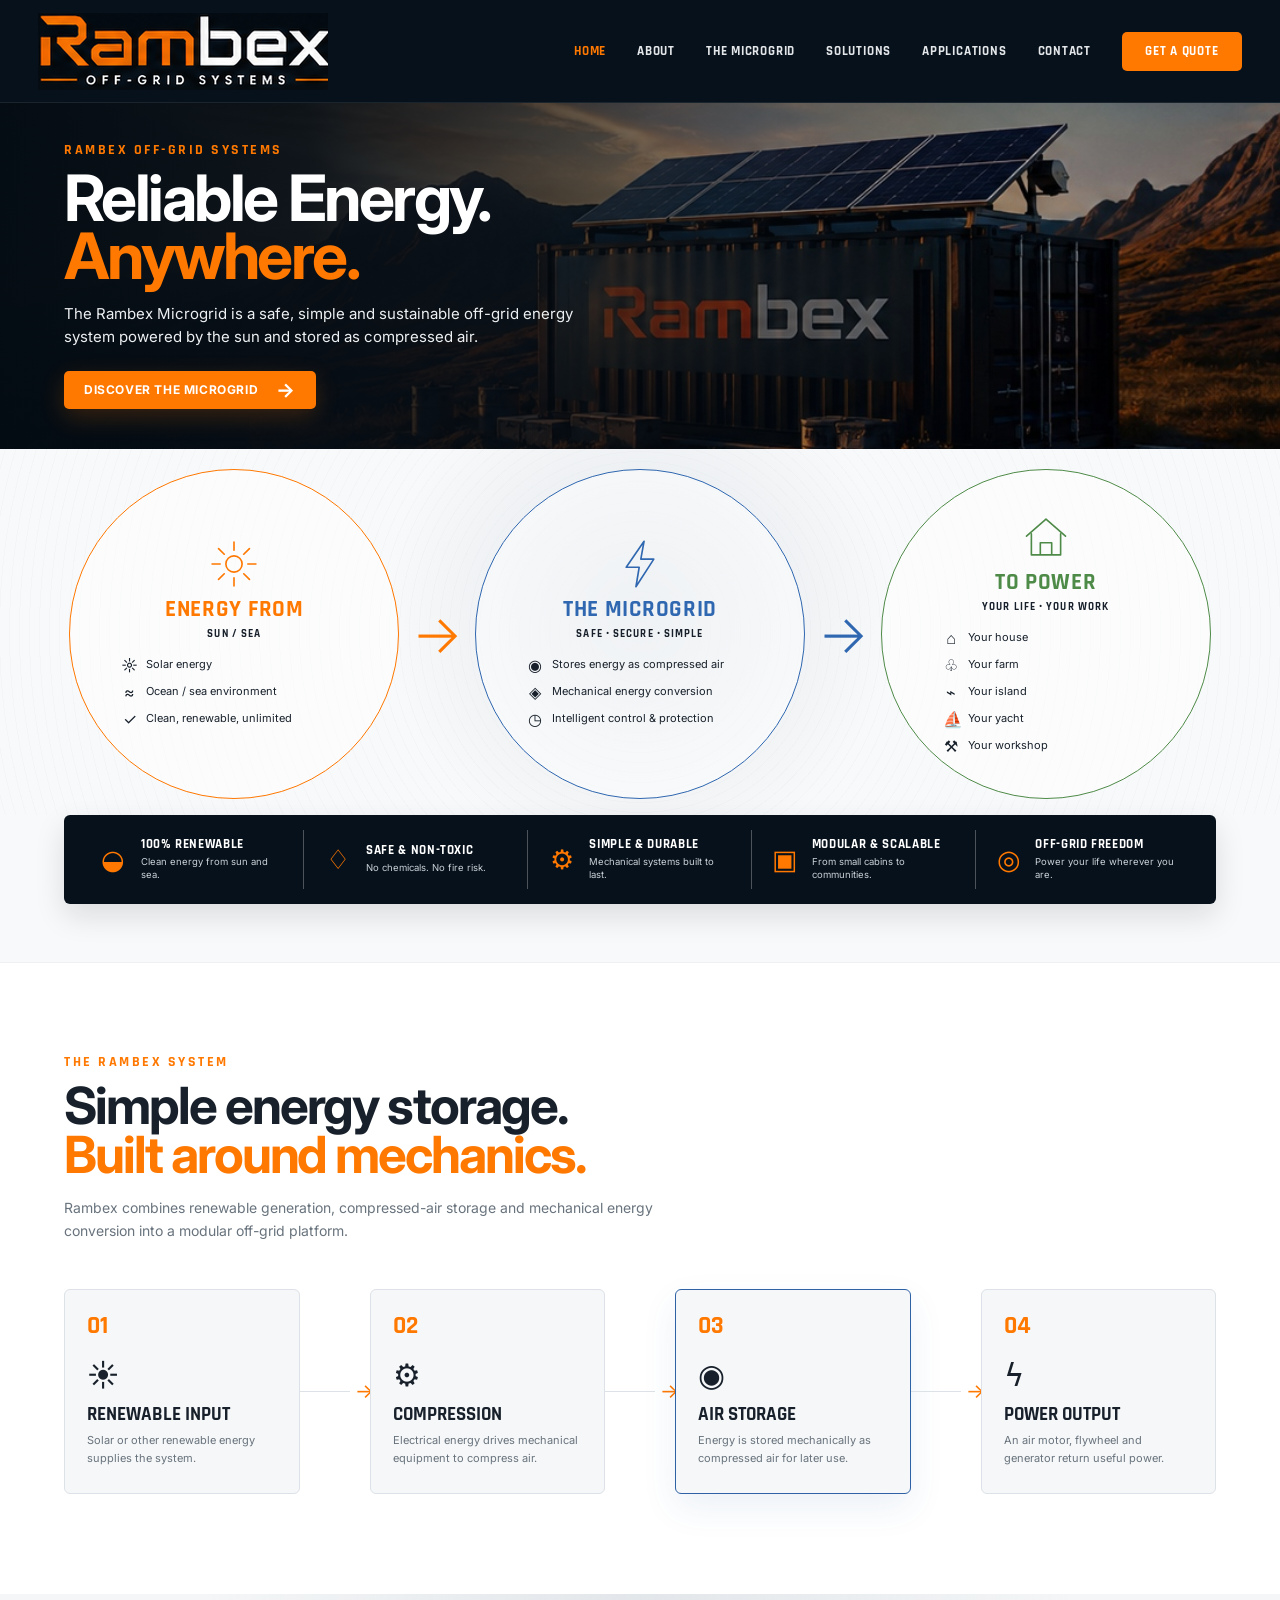
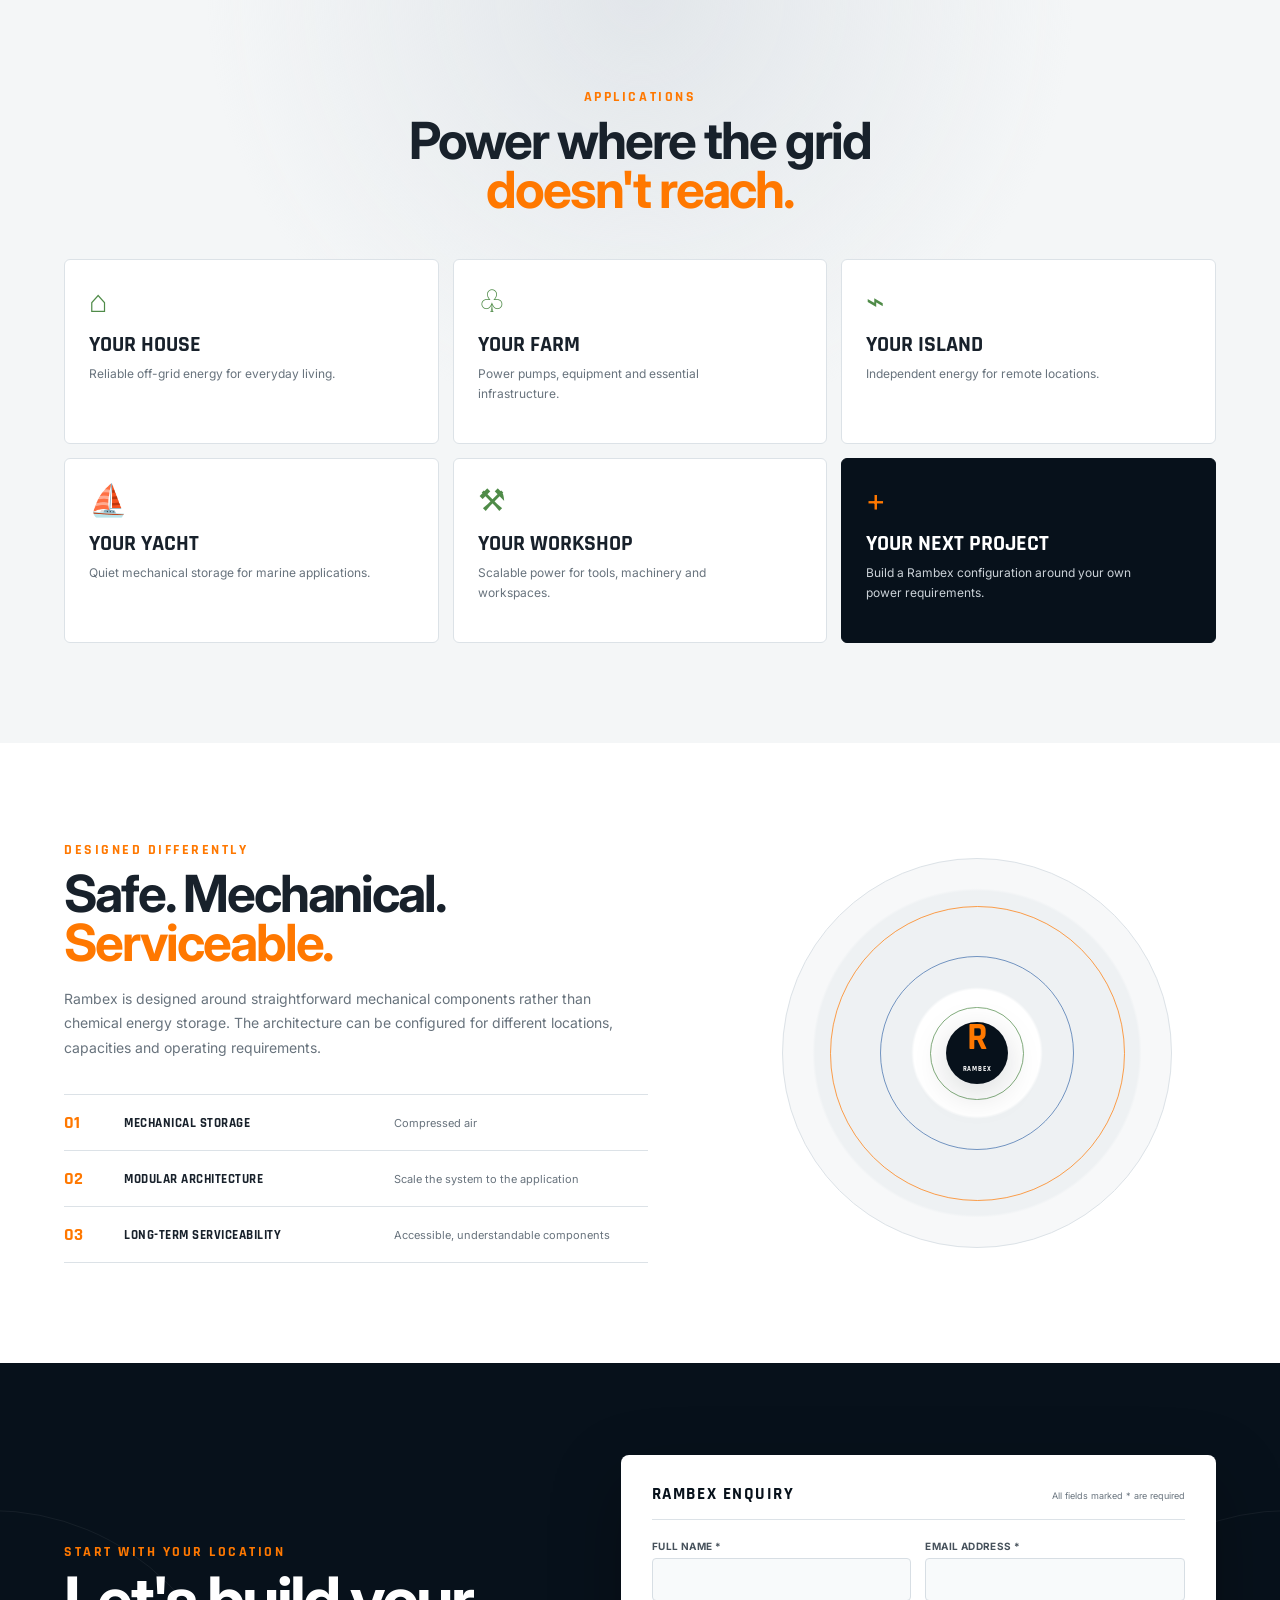
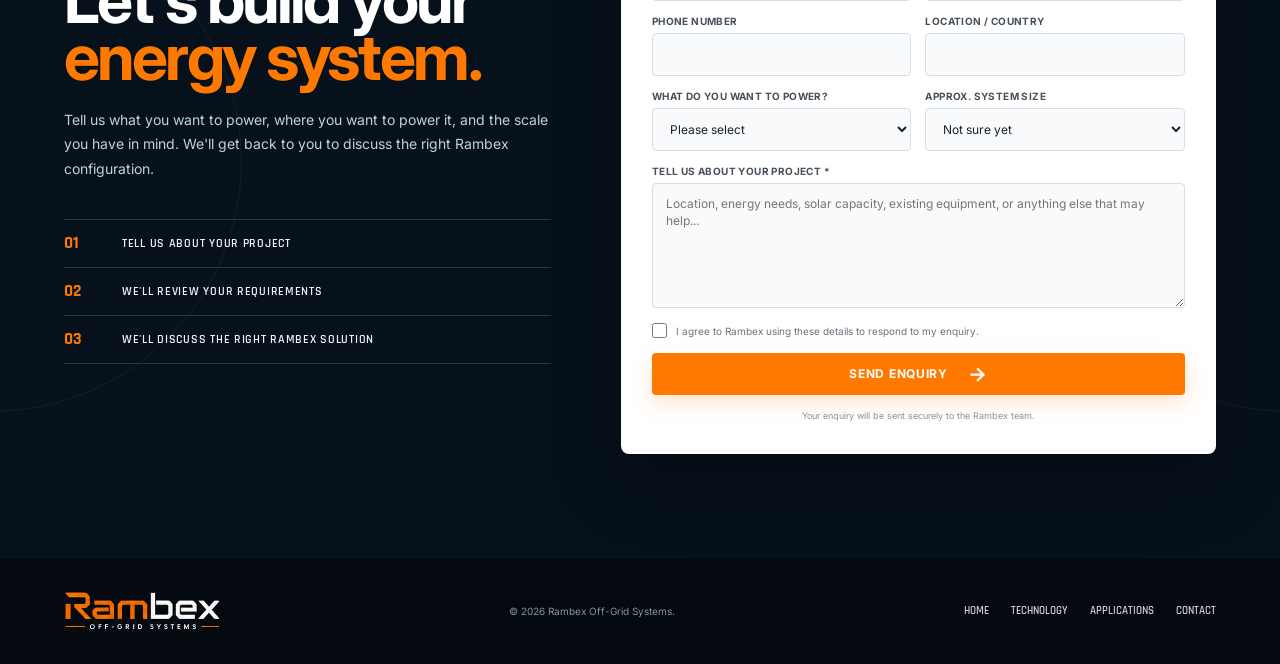
<file: index.html>
<!DOCTYPE html>
<html lang="en">
<head>
  <meta charset="UTF-8">
  <meta name="viewport" content="width=device-width, initial-scale=1.0">
  <meta name="description" content="Rambex Off-Grid Systems — reliable renewable energy stored mechanically as compressed air.">
  <title>Rambex | Off-Grid Systems</title>
  <link rel="stylesheet" href="style.css">
</head>
<body>
  <header class="site-header">
    <div class="header-inner">
      <a class="brand" href="#home" aria-label="Rambex home">
        <img src="assets/rambex-logo.png" alt="Rambex Off-Grid Systems">
      </a>

      <button class="menu-toggle" type="button" aria-label="Open navigation" aria-expanded="false">
        <span></span><span></span><span></span>
      </button>

      <nav class="nav" aria-label="Main navigation">
        <a class="active" href="#home">Home</a>
        <a href="#about">About</a>
        <a href="#microgrid">The Microgrid</a>
        <a href="#solutions">Solutions</a>
        <a href="#applications">Applications</a>
        <a href="#contact">Contact</a>
        <a class="nav-quote" href="#contact">Get a Quote</a>
      </nav>
    </div>
  </header>

  <main>
    <!-- HERO: deliberately built as a Rambex layout, not the concept screenshot as a background -->
    <section class="hero" id="home">
      <div class="hero-photo" aria-hidden="true"></div>
      <div class="hero-shade" aria-hidden="true"></div>
      <div class="container hero-inner">
        <div class="hero-copy">
          <p class="kicker">RAMBEX OFF-GRID SYSTEMS</p>
          <h1>Reliable Energy.<br><span>Anywhere.</span></h1>
          <p class="hero-text">The Rambex Microgrid is a safe, simple and sustainable off-grid energy system powered by the sun and stored as compressed air.</p>
          <a class="orange-button" href="#microgrid">Discover the Microgrid <span>→</span></a>
        </div>
      </div>
    </section>

    <!-- THE CORE CONCEPT: same three-circle visual language as the concept -->
    <section class="principle" id="about">
      <div class="container">
        <div class="flow-grid">
          <article class="flow-card flow-energy">
            <div class="flow-icon sun-icon" aria-hidden="true">
              <svg viewBox="0 0 64 64"><circle cx="32" cy="32" r="10"></circle><path d="M32 5v10M32 49v10M5 32h10M49 32h10M13 13l7 7M44 44l7 7M51 13l-7 7M20 44l-7 7"></path></svg>
            </div>
            <h2>Energy From</h2>
            <div class="flow-label">SUN / SEA</div>
            <ul>
              <li><span class="mini-sun">☼</span> Solar energy</li>
              <li><span>≈</span> Ocean / sea environment</li>
              <li><span>✓</span> Clean, renewable, unlimited</li>
            </ul>
          </article>

          <div class="flow-arrow orange" aria-hidden="true">→</div>

          <article class="flow-card flow-micro" id="microgrid">
            <div class="flow-icon bolt-icon" aria-hidden="true">
              <svg viewBox="0 0 64 64"><path d="M37 4 15 36h16l-4 24 22-34H33z"></path></svg>
            </div>
            <h2>The Microgrid</h2>
            <div class="flow-label">SAFE • SECURE • SIMPLE</div>
            <ul>
              <li><span>◉</span> Stores energy as compressed air</li>
              <li><span>◈</span> Mechanical energy conversion</li>
              <li><span>◷</span> Intelligent control &amp; protection</li>
            </ul>
          </article>

          <div class="flow-arrow blue" aria-hidden="true">→</div>

          <article class="flow-card flow-power">
            <div class="flow-icon home-icon" aria-hidden="true">
              <svg viewBox="0 0 64 64"><path d="M8 31 32 10l24 21"></path><path d="M14 28v26h36V28M25 54V39h14v15"></path></svg>
            </div>
            <h2>To Power</h2>
            <div class="flow-label">YOUR LIFE • YOUR WORK</div>
            <ul>
              <li><span>⌂</span> Your house</li>
              <li><span>♧</span> Your farm</li>
              <li><span>⌁</span> Your island</li>
              <li><span>⛵</span> Your yacht</li>
              <li><span>⚒</span> Your workshop</li>
            </ul>
          </article>
        </div>
      </div>
    </section>

    <!-- BENEFITS: directly follows the dark strip treatment in the concept -->
    <section class="benefits-wrap" id="solutions">
      <div class="container">
        <div class="benefits-bar">
          <article class="benefit">
            <div class="benefit-mark">◒</div>
            <div><h3>100% Renewable</h3><p>Clean energy from sun and sea.</p></div>
          </article>
          <article class="benefit">
            <div class="benefit-mark">♢</div>
            <div><h3>Safe &amp; Non-Toxic</h3><p>No chemicals. No fire risk.</p></div>
          </article>
          <article class="benefit">
            <div class="benefit-mark">⚙</div>
            <div><h3>Simple &amp; Durable</h3><p>Mechanical systems built to last.</p></div>
          </article>
          <article class="benefit">
            <div class="benefit-mark">▣</div>
            <div><h3>Modular &amp; Scalable</h3><p>From small cabins to communities.</p></div>
          </article>
          <article class="benefit">
            <div class="benefit-mark">◎</div>
            <div><h3>Off-Grid Freedom</h3><p>Power your life wherever you are.</p></div>
          </article>
        </div>
      </div>
    </section>

    <!-- TECHNOLOGY -->
    <section class="technology" aria-labelledby="technology-title">
      <div class="container">
        <div class="section-title">
          <p class="kicker">THE RAMBEX SYSTEM</p>
          <h2 id="technology-title">Simple energy storage.<br><span>Built around mechanics.</span></h2>
          <p>Rambex combines renewable generation, compressed-air storage and mechanical energy conversion into a modular off-grid platform.</p>
        </div>

        <div class="tech-flow">
          <article class="tech-card">
            <span class="tech-number">01</span>
            <div class="tech-symbol">☀</div>
            <h3>Renewable Input</h3>
            <p>Solar or other renewable energy supplies the system.</p>
          </article>
          <div class="tech-line"></div>
          <article class="tech-card">
            <span class="tech-number">02</span>
            <div class="tech-symbol">⚙</div>
            <h3>Compression</h3>
            <p>Electrical energy drives mechanical equipment to compress air.</p>
          </article>
          <div class="tech-line"></div>
          <article class="tech-card featured">
            <span class="tech-number">03</span>
            <div class="tech-symbol">◉</div>
            <h3>Air Storage</h3>
            <p>Energy is stored mechanically as compressed air for later use.</p>
          </article>
          <div class="tech-line"></div>
          <article class="tech-card">
            <span class="tech-number">04</span>
            <div class="tech-symbol">ϟ</div>
            <h3>Power Output</h3>
            <p>An air motor, flywheel and generator return useful power.</p>
          </article>
        </div>
      </div>
    </section>

    <!-- APPLICATIONS -->
    <section class="applications" id="applications">
      <div class="container">
        <div class="section-title centered">
          <p class="kicker">APPLICATIONS</p>
          <h2>Power where the grid<br><span>doesn't reach.</span></h2>
        </div>

        <div class="application-grid">
          <article><div class="app-icon">⌂</div><h3>Your House</h3><p>Reliable off-grid energy for everyday living.</p></article>
          <article><div class="app-icon">♧</div><h3>Your Farm</h3><p>Power pumps, equipment and essential infrastructure.</p></article>
          <article><div class="app-icon">⌁</div><h3>Your Island</h3><p>Independent energy for remote locations.</p></article>
          <article><div class="app-icon">⛵</div><h3>Your Yacht</h3><p>Quiet mechanical storage for marine applications.</p></article>
          <article><div class="app-icon">⚒</div><h3>Your Workshop</h3><p>Scalable power for tools, machinery and workspaces.</p></article>
          <article class="application-feature"><div class="app-icon">+</div><h3>Your Next Project</h3><p>Build a Rambex configuration around your own power requirements.</p></article>
        </div>
      </div>
    </section>

    <!-- ABOUT / DESIGN PRINCIPLES -->
    <section class="architecture" aria-labelledby="architecture-title">
      <div class="container architecture-grid">
        <div class="architecture-copy">
          <p class="kicker">DESIGNED DIFFERENTLY</p>
          <h2 id="architecture-title">Safe. Mechanical.<br><span>Serviceable.</span></h2>
          <p>Rambex is designed around straightforward mechanical components rather than chemical energy storage. The architecture can be configured for different locations, capacities and operating requirements.</p>
          <div class="principle-list">
            <div><span>01</span><strong>Mechanical storage</strong><em>Compressed air</em></div>
            <div><span>02</span><strong>Modular architecture</strong><em>Scale the system to the application</em></div>
            <div><span>03</span><strong>Long-term serviceability</strong><em>Accessible, understandable components</em></div>
          </div>
        </div>
        <div class="architecture-visual" aria-hidden="true">
          <div class="ring ring-one"></div>
          <div class="ring ring-two"></div>
          <div class="ring ring-three"></div>
          <div class="visual-core">R<br><small>RAMBEX</small></div>
        </div>
      </div>
    </section>

    <!-- CONTACT FORM -->
    <section class="contact contact-form-section" id="contact">
      <div class="container contact-grid">
        <div class="contact-copy">
          <p class="kicker">START WITH YOUR LOCATION</p>
          <h2>Let's build your<br><span>energy system.</span></h2>
          <p>Tell us what you want to power, where you want to power it, and the scale you have in mind. We'll get back to you to discuss the right Rambex configuration.</p>
          <div class="contact-points">
            <div><span>01</span><strong>Tell us about your project</strong></div>
            <div><span>02</span><strong>We'll review your requirements</strong></div>
            <div><span>03</span><strong>We'll discuss the right Rambex solution</strong></div>
          </div>
        </div>

        <div class="contact-form-card">
          <div class="form-heading">
            <span>RAMBEX ENQUIRY</span>
            <small>All fields marked * are required</small>
          </div>
          <form action="https://formspree.io/f/xnpqaqyr" method="POST" class="contact-form">
            <input type="hidden" name="subject" value="New Rambex website enquiry">
            <input type="text" name="_gotcha" tabindex="-1" autocomplete="off" class="honeypot" aria-hidden="true">

            <div class="form-row">
              <label>Full name *<input type="text" name="name" autocomplete="name" required></label>
              <label>Email address *<input type="email" name="email" autocomplete="email" required></label>
            </div>
            <div class="form-row">
              <label>Phone number<input type="tel" name="phone" autocomplete="tel"></label>
              <label>Location / country<input type="text" name="location" autocomplete="country-name"></label>
            </div>
            <div class="form-row">
              <label>What do you want to power?
                <select name="application">
                  <option value="">Please select</option>
                  <option>House</option>
                  <option>Farm</option>
                  <option>Island / remote site</option>
                  <option>Yacht / marine</option>
                  <option>Workshop / business</option>
                  <option>Other</option>
                </select>
              </label>
              <label>Approx. system size
                <select name="system_size">
                  <option value="">Not sure yet</option>
                  <option>Up to 15 kWh</option>
                  <option>15–25 kWh</option>
                  <option>25–120 kWh</option>
                  <option>120 kWh+</option>
                </select>
              </label>
            </div>
            <label>Tell us about your project *<textarea name="message" rows="5" placeholder="Location, energy needs, solar capacity, existing equipment, or anything else that may help..." required></textarea></label>
            <label class="consent"><input type="checkbox" name="consent" value="Yes" required><span>I agree to Rambex using these details to respond to my enquiry.</span></label>
            <button class="form-submit" type="submit">Send enquiry <span>→</span></button>
            <p class="form-note">Your enquiry will be sent securely to the Rambex team.</p>
          </form>
        </div>
      </div>
    </section>
  </main>

  <footer class="footer">
    <div class="container footer-inner">
      <img src="assets/rambex-logo.png" alt="Rambex">
      <p>© 2026 Rambex Off-Grid Systems.</p>
      <div class="footer-links"><a href="#home">Home</a><a href="#microgrid">Technology</a><a href="#applications">Applications</a><a href="#contact">Contact</a></div>
    </div>
  </footer>

  <script>
    const toggle = document.querySelector('.menu-toggle');
    const nav = document.querySelector('.nav');

    toggle.addEventListener('click', () => {
      const open = nav.classList.toggle('open');
      toggle.setAttribute('aria-expanded', String(open));
    });

    document.querySelectorAll('.nav a').forEach(link => {
      link.addEventListener('click', () => nav.classList.remove('open'));
    });
  </script>
</body>
</html>
</file>
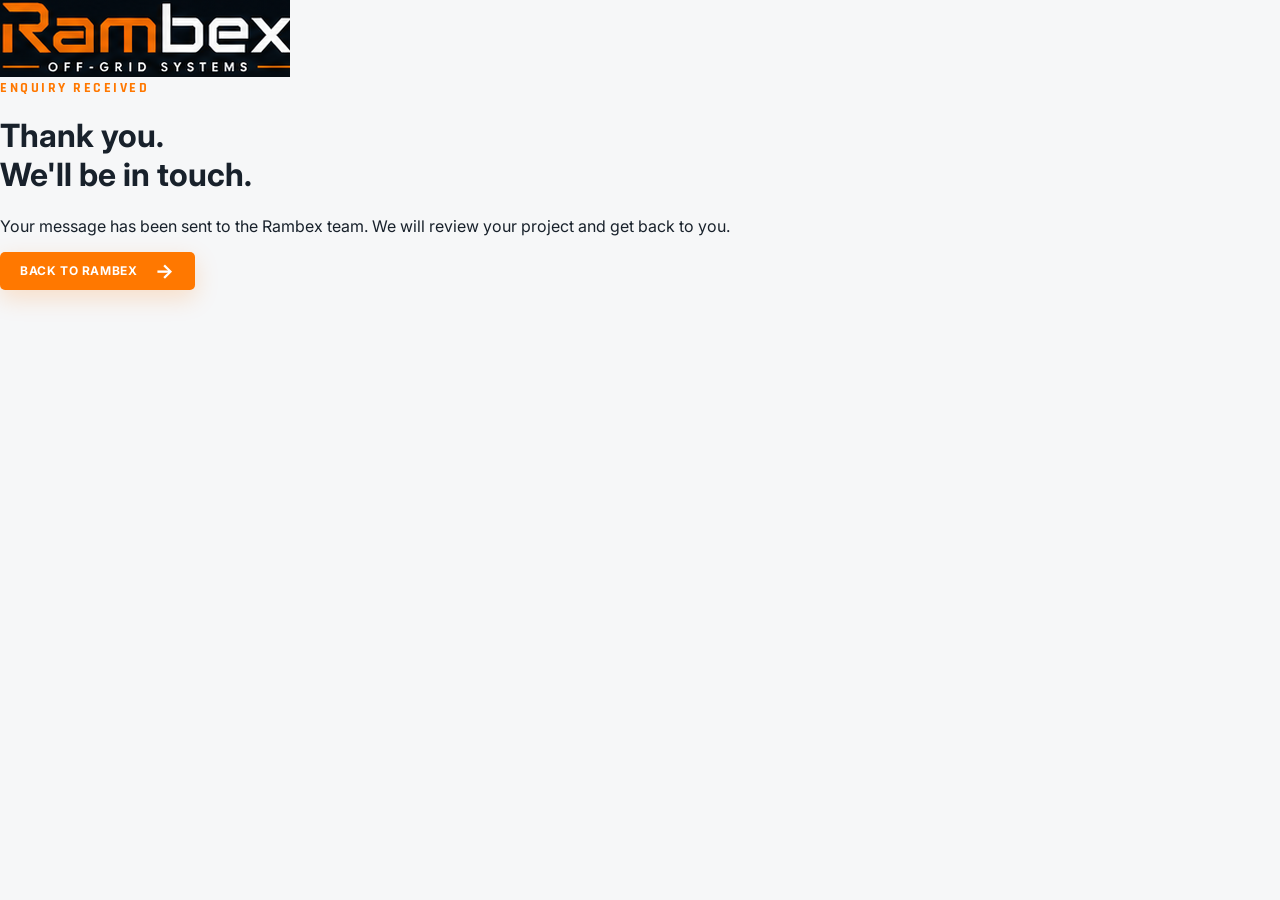
<file: thank-you.html>
<!DOCTYPE html>
<html lang="en">
<head>
  <meta charset="UTF-8">
  <meta name="viewport" content="width=device-width, initial-scale=1.0">
  <meta name="robots" content="noindex">
  <title>Thank you | Rambex</title>
  <link rel="stylesheet" href="style.css">
</head>
<body class="thanks-page">
  <main class="thanks">
    <div class="thanks-card">
      <img src="assets/rambex-logo.png" alt="Rambex Off-Grid Systems">
      <p class="kicker">ENQUIRY RECEIVED</p>
      <h1>Thank you.<br><span>We'll be in touch.</span></h1>
      <p>Your message has been sent to the Rambex team. We will review your project and get back to you.</p>
      <a class="orange-button" href="index.html">Back to Rambex <span>→</span></a>
    </div>
  </main>
</body>
</html>
</file>
<file: style.css>
@import url('https://fonts.googleapis.com/css2?family=Rajdhani:wght@500;600;700&family=Inter:wght@400;500;600;700&display=swap');

:root{
  --orange:#ff7800;
  --orange-dark:#db5e00;
  --blue:#2e61a5;
  --green:#4f8b48;
  --navy:#07111b;
  --navy-2:#0d1924;
  --ink:#18212b;
  --muted:#68737d;
  --paper:#f6f7f8;
  --white:#fff;
  --line:#dce2e7;
  --container:1400px;
}
*{box-sizing:border-box}
html{scroll-behavior:smooth}
body{margin:0;color:var(--ink);background:var(--paper);font-family:Inter,Arial,sans-serif}
a{color:inherit}
.container{width:min(var(--container),90%);margin-inline:auto}
.site-header{height:103px;background:var(--navy);position:sticky;top:0;z-index:100;border-bottom:1px solid rgba(255,255,255,.08)}
.header-inner{width:min(1500px,94%);height:100%;margin:auto;display:flex;align-items:center;justify-content:space-between;gap:35px}
.brand img{width:290px;height:auto;display:block}
.nav{display:flex;align-items:center;gap:31px}
.nav a{font:700 13px/1 Rajdhani,sans-serif;letter-spacing:.06em;text-transform:uppercase;text-decoration:none;color:#e4e7ea;transition:.2s}
.nav a:hover,.nav a.active{color:var(--orange)}
.nav .nav-quote{background:var(--orange);color:#fff;padding:13px 23px;border-radius:5px}
.menu-toggle{display:none;width:42px;height:38px;background:none;border:1px solid #44515d;border-radius:5px;padding:7px}
.menu-toggle span{display:block;height:2px;background:#fff;margin:5px 0}

.kicker{font:700 14px/1 Rajdhani,sans-serif;letter-spacing:.18em;text-transform:uppercase;color:var(--orange);margin:0 0 12px}
.hero{min-height:318px;position:relative;overflow:hidden;background:var(--navy);color:#fff}
.hero-photo{position:absolute;inset:0;background:url('assets/rambex-hero.jpg') center center/cover no-repeat}
.hero-shade{position:absolute;inset:0;background:linear-gradient(90deg,rgba(4,12,19,.98) 0%,rgba(5,13,21,.94) 24%,rgba(5,13,21,.58) 48%,rgba(5,13,21,.05) 82%)}
.hero-inner{min-height:318px;display:flex;align-items:center;position:relative}
.hero-copy{width:min(600px,62%);padding:40px 0}
.hero h1{font-size:clamp(48px,5vw,73px);line-height:.9;letter-spacing:-.04em;margin:0 0 18px}
.hero h1 span,.section-title h2 span,.architecture h2 span,.contact h2 span{color:var(--orange)}
.hero-text{font-size:15px;line-height:1.55;color:#edf0f2;max-width:515px;margin:0 0 22px}
.orange-button{display:inline-flex;align-items:center;gap:18px;background:var(--orange);color:#fff;text-decoration:none;text-transform:uppercase;font:700 12px/1 Inter,sans-serif;letter-spacing:.05em;padding:13px 20px;border-radius:5px;box-shadow:0 8px 25px rgba(255,120,0,.2);transition:.2s}
.orange-button:hover{background:var(--orange-dark);transform:translateY(-1px)}
.orange-button span{font-size:20px;line-height:10px}

.principle{padding:20px 0 16px;background:
  radial-gradient(circle at 50% 44%,rgba(218,224,230,.75),transparent 38%),
  repeating-radial-gradient(circle at 50% 50%,rgba(70,80,90,.025) 0 1px,transparent 1px 10px),
  #f8f9fa}
.flow-grid{display:grid;grid-template-columns:minmax(260px,1fr) 65px minmax(300px,1fr) 65px minmax(260px,1fr);align-items:center}
.flow-card{width:min(100%,330px);aspect-ratio:1;margin:auto;border:1.5px solid;border-radius:50%;padding:38px 36px;display:flex;flex-direction:column;justify-content:center;align-items:center;background:rgba(255,255,255,.44)}
.flow-energy{border-color:var(--orange);color:var(--orange)}

.flow-energy ul {
  transform: translateX(15px);
}

.flow-micro{border-color:#2f67b0;color:#2f67b0}

.flow-micro ul {
  transform: translateX(15px);
}

.flow-power{border-color:var(--green);color:var(--green)}

.flow-power ul {
  transform: translateX(25px);
}

.flow-icon{width:52px;height:52px;margin-bottom:8px}
.flow-icon svg{width:100%;height:100%;fill:none;stroke:currentColor;stroke-width:2;stroke-linecap:round;stroke-linejoin:round}
.flow-card h2{font:700 23px/1 Rajdhani,sans-serif;text-transform:uppercase;margin:0;letter-spacing:.03em}
.flow-label{font:700 11px/1.2 Rajdhani,sans-serif;letter-spacing:.1em;margin:7px 0 14px;color:var(--ink)}
.flow-card ul{list-style:none;padding:0;margin:0;display:grid;gap:7px;width:100%;color:var(--ink)}
.flow-card li{font-size:11px;line-height:1.25;display:flex;align-items:center;gap:8px}
.flow-card li span{display:inline-grid;place-items:center;width:17px;font-size:16px;color:currentColor}
.flow-arrow{font-size:53px;font-weight:300;text-align:center}
.flow-arrow.orange{color:var(--orange)}
.flow-arrow.blue{color:#2f67b0}

.benefits-wrap{padding:0 0 58px;background:#f8f9fa}
.benefits-bar{display:grid;grid-template-columns:repeat(5,1fr);background:var(--navy);border-radius:6px;color:#fff;padding:15px 16px;box-shadow:0 12px 30px rgba(7,17,27,.12)}
.benefit{display:flex;gap:12px;padding:8px 18px;align-items:center;border-right:1px solid rgba(255,255,255,.28)}
.benefit:last-child{border-right:0}
.benefit-mark{font-size:27px;line-height:1;color:var(--orange);width:32px;text-align:center}
.benefit h3{font:700 13px/1 Rajdhani,sans-serif;text-transform:uppercase;letter-spacing:.05em;margin:0 0 5px}
.benefit p{font-size:9.5px;line-height:1.35;color:#cbd2d8;margin:0}

.technology{padding:92px 0 100px;background:#fff;border-top:1px solid #eef0f2}
.section-title{max-width:720px;margin-bottom:46px}
.section-title.centered{text-align:center;margin-inline:auto}
.section-title h2{font-size:clamp(36px,4vw,55px);line-height:.95;letter-spacing:-.04em;margin:0 0 17px}
.section-title>p:last-child{font-size:14px;line-height:1.7;color:var(--muted);max-width:620px}
.tech-flow{display:grid;grid-template-columns:1fr 70px 1fr 70px 1fr 70px 1fr;align-items:center}
.tech-card{min-height:205px;background:var(--paper);border:1px solid var(--line);border-radius:6px;padding:24px 22px;position:relative}
.tech-card.featured{border-color:var(--blue);box-shadow:0 14px 35px rgba(46,97,165,.09)}
.tech-number{font:700 25px/1 Rajdhani,sans-serif;color:var(--orange)}
.tech-symbol{font-size:31px;margin:17px 0 12px}
.tech-card h3{font:700 19px/1 Rajdhani,sans-serif;text-transform:uppercase;margin:0 0 8px}
.tech-card p{font-size:11px;line-height:1.6;color:var(--muted);margin:0}
.tech-line{height:1px;background:var(--line);position:relative}
.tech-line:after{content:"→";position:absolute;right:-4px;top:-12px;background:#fff;color:var(--orange);font-size:20px;padding-left:5px}

.applications{padding:96px 0 100px;background:
  radial-gradient(circle at 50% 0,rgba(220,225,230,.75),transparent 44%),
  #f4f6f7}
.application-grid{display:grid;grid-template-columns:repeat(3,1fr);gap:14px}
.application-grid article{min-height:185px;background:#fff;border:1px solid var(--line);border-radius:6px;padding:25px 24px;transition:.2s}
.application-grid article:hover{transform:translateY(-3px);box-shadow:0 15px 35px rgba(7,17,27,.08)}
.app-icon{color:var(--green);font-size:31px;line-height:1;margin-bottom:18px}
.application-grid h3{font:700 22px/1 Rajdhani,sans-serif;text-transform:uppercase;margin:0 0 8px}
.application-grid p{font-size:12px;line-height:1.6;color:var(--muted);margin:0;max-width:300px}
.application-feature{background:var(--navy)!important;color:#fff;border-color:var(--navy)!important}
.application-feature .app-icon{color:var(--orange)}
.application-feature p{color:#cbd2d8}

.architecture{padding:100px 0;background:#fff}
.architecture-grid{display:grid;grid-template-columns:1.1fr .9fr;gap:90px;align-items:center}
.architecture h2{font-size:clamp(39px,4vw,58px);line-height:.95;letter-spacing:-.04em;margin:0 0 20px}
.architecture-copy>p:not(.kicker){color:var(--muted);line-height:1.75;font-size:14px;max-width:620px}
.principle-list{margin-top:34px;border-top:1px solid var(--line)}
.principle-list div{display:grid;grid-template-columns:45px 1fr 1fr;gap:15px;padding:16px 0;border-bottom:1px solid var(--line);align-items:center}
.principle-list span{font:700 18px Rajdhani;color:var(--orange)}
.principle-list strong{font:700 13px Rajdhani;text-transform:uppercase;letter-spacing:.04em}
.principle-list em{font-style:normal;font-size:11px;color:var(--muted)}
.architecture-visual{width:min(390px,100%);aspect-ratio:1;margin:auto;border-radius:50%;position:relative;background:radial-gradient(circle,#fff 0 23%,transparent 24%),radial-gradient(circle,#eef1f3 0 59%,transparent 60%),#f7f8f9;border:1px solid var(--line)}
.ring{position:absolute;border:1px solid;border-radius:50%;inset:12%}
.ring-one{border-color:rgba(255,120,0,.7)}
.ring-two{inset:25%;border-color:rgba(46,97,165,.65)}
.ring-three{inset:38%;border-color:rgba(79,139,72,.7)}
.visual-core{position:absolute;inset:42%;border-radius:50%;background:var(--navy);color:var(--orange);display:grid;place-items:center;text-align:center;font:700 38px/20px Rajdhani;box-shadow:0 10px 35px rgba(7,17,27,.15)}
.visual-core small{font-size:7px;color:#fff;letter-spacing:.12em}

.contact{background:var(--navy);color:#fff;padding:100px 0;text-align:center;position:relative;overflow:hidden}
.contact:before,.contact:after{content:"";position:absolute;border:1px solid rgba(255,255,255,.06);border-radius:50%;width:500px;height:500px;top:50%;transform:translateY(-50%)}
.contact:before{left:-260px}.contact:after{right:-260px}
.contact-inner{position:relative;z-index:1}
.contact h2{font-size:clamp(45px,5vw,72px);line-height:.9;letter-spacing:-.04em;margin:0 0 20px}
.contact p:not(.kicker){max-width:550px;margin:0 auto 28px;color:#c8d0d7;font-size:14px;line-height:1.7}

.footer{background:#03090f;color:#89939d}
.footer-inner{min-height:105px;display:flex;align-items:center;justify-content:space-between;gap:30px}
.footer img{width:155px;height:auto}
.footer p{font-size:10px;margin:0}
.footer-links{display:flex;gap:22px}
.footer-links a{font:600 11px Rajdhani;text-decoration:none;text-transform:uppercase;color:#c7ced4}

@media(max-width:1120px){
  .nav{gap:19px}
  .benefit{padding-inline:11px}
  .tech-flow{grid-template-columns:1fr 35px 1fr 35px 1fr 35px 1fr}
  .tech-card{padding:20px 16px}
}
@media(max-width:900px){
  .site-header{height:78px}
  .header-inner{width:90%}
  .brand img{width:220px}
  .menu-toggle{display:block}
  .nav{display:none;position:absolute;top:78px;left:0;right:0;background:var(--navy);padding:22px 5%;flex-direction:column;align-items:flex-start;gap:18px;border-top:1px solid rgba(255,255,255,.08);box-shadow:0 15px 30px rgba(0,0,0,.25)}
  .nav.open{display:flex}
  .nav .nav-quote{width:100%;text-align:center}
  .hero,.hero-inner{min-height:430px}
  .hero-copy{width:68%}
  .flow-grid{grid-template-columns:1fr;gap:12px}
  .flow-arrow{transform:rotate(90deg);height:42px;line-height:42px}
  .flow-card{width:min(390px,100%);aspect-ratio:1}
  .benefits-bar{grid-template-columns:repeat(2,1fr);gap:0}
  .benefit{min-height:72px;border-bottom:1px solid rgba(255,255,255,.2)}
  .benefit:nth-child(2),.benefit:nth-child(4){border-right:0}
  .benefit:last-child{grid-column:1/-1;border-bottom:0}
  .tech-flow{grid-template-columns:1fr;gap:10px}
  .tech-line{width:1px;height:35px;margin:auto}
  .tech-line:after{content:"↓";right:auto;left:-6px;top:7px;padding:4px 0;background:#fff}
  .architecture-grid{grid-template-columns:1fr;gap:55px}
  .architecture-visual{order:-1}
}
@media(max-width:600px){
  .container{width:90%}
  .hero,.hero-inner{min-height:520px}
  .hero-photo{background-position:65% center}
  .hero-shade{background:linear-gradient(90deg,rgba(4,12,19,.98) 0%,rgba(5,13,21,.84) 68%,rgba(5,13,21,.45) 100%)}
  .hero-copy{width:100%;padding-top:55px}
  .hero h1{font-size:55px}
  .hero-text{font-size:13px;max-width:430px}
  .principle{padding-top:35px}
  .flow-card{width:100%;aspect-ratio:auto;border-radius:50%;padding:45px 32px}
  .flow-card ul{max-width:300px}
  .benefits-wrap{padding-bottom:40px}
  .benefits-bar{grid-template-columns:1fr}
  .benefit,.benefit:nth-child(2),.benefit:nth-child(4){border-right:0}
  .benefit:last-child{grid-column:auto}
  .technology,.applications,.architecture{padding:70px 0}
  .section-title h2{font-size:42px}
  .application-grid{grid-template-columns:1fr}
  .application-grid article{min-height:160px}
  .principle-list div{grid-template-columns:38px 1fr}
  .principle-list em{grid-column:2}
  .contact{padding:75px 0}
  .contact h2{font-size:53px}
  .footer-inner{padding:25px 0;flex-direction:column;align-items:flex-start}
  .footer-links{flex-wrap:wrap;gap:14px}
}

/* CONTACT FORM */
.contact-form-section{padding:92px 0 105px;text-align:left}
.contact-grid{display:grid;grid-template-columns:minmax(320px,.9fr) minmax(480px,1.1fr);gap:70px;align-items:center;position:relative;z-index:1}
.contact-copy{max-width:570px}
.contact-copy h2{font-size:clamp(45px,5vw,70px);line-height:.9;letter-spacing:-.04em;margin:0 0 22px}
.contact-copy>p:not(.kicker){max-width:510px;color:#c8d0d7;font-size:14px;line-height:1.75;margin:0}
.contact-points{margin-top:38px;border-top:1px solid rgba(255,255,255,.14);max-width:500px}
.contact-points div{display:grid;grid-template-columns:44px 1fr;gap:14px;align-items:center;padding:15px 0;border-bottom:1px solid rgba(255,255,255,.14)}
.contact-points span{font:700 17px/1 Rajdhani,sans-serif;color:var(--orange)}
.contact-points strong{font:600 12px/1.35 Rajdhani,sans-serif;text-transform:uppercase;letter-spacing:.06em;color:#f1f3f5}
.contact-form-card{background:#fff;color:var(--ink);border-radius:8px;padding:30px;box-shadow:0 25px 70px rgba(0,0,0,.28);border:1px solid rgba(255,255,255,.12)}
.form-heading{display:flex;align-items:baseline;justify-content:space-between;gap:15px;border-bottom:1px solid var(--line);padding-bottom:16px;margin-bottom:21px}
.form-heading span{font:700 17px/1 Rajdhani,sans-serif;letter-spacing:.09em;color:var(--navy)}
.form-heading small{font-size:9px;color:var(--muted)}
.contact-form-card form{display:grid;gap:15px}
.form-row{display:grid;grid-template-columns:1fr 1fr;gap:14px}
.contact-form-card label{display:grid;gap:7px;font:700 10px/1 Inter,sans-serif;letter-spacing:.04em;text-transform:uppercase;color:#46515b}
.contact-form-card input:not([type="checkbox"]),.contact-form-card select,.contact-form-card textarea{width:100%;border:1px solid #d7dee4;background:#f8fafb;border-radius:4px;padding:12px 13px;color:var(--ink);font:400 12px/1.4 Inter,sans-serif;outline:none;transition:border-color .18s,box-shadow .18s,background .18s}
.contact-form-card textarea{resize:vertical;min-height:125px}
.contact-form-card input:not([type="checkbox"]):focus,.contact-form-card select:focus,.contact-form-card textarea:focus{border-color:var(--blue);background:#fff;box-shadow:0 0 0 3px rgba(46,97,165,.10)}
.contact-form-card select{appearance:auto}
.consent{display:flex!important;grid-template-columns:none!important;flex-direction:row;align-items:flex-start;gap:9px!important;text-transform:none!important;letter-spacing:0!important;font-weight:400!important;font-size:10px!important;line-height:1.45!important;color:var(--muted)!important}
.consent input[type="checkbox"]{width:15px;height:15px;margin:0;accent-color:var(--orange);flex:0 0 auto}
.consent span{padding-top:1px}
.form-submit{border:0;cursor:pointer;display:flex;align-items:center;justify-content:center;gap:20px;background:var(--orange);color:#fff;border-radius:4px;padding:15px 20px;text-transform:uppercase;font:700 12px/1 Inter,sans-serif;letter-spacing:.06em;box-shadow:0 8px 22px rgba(255,120,0,.20);transition:.2s}
.form-submit:hover{background:var(--orange-dark);transform:translateY(-1px)}
.form-submit span{font-size:20px;line-height:10px}
.form-note{text-align:center!important;font-size:9px!important;color:#89939c!important;margin:0!important;line-height:1.4!important}
.honeypot{position:absolute!important;left:-9999px!important;width:1px!important;height:1px!important;opacity:0!important}

@media(max-width:900px){
  .contact-grid{grid-template-columns:1fr;gap:42px}
  .contact-copy{max-width:700px}
  .contact-form-card{max-width:700px;width:100%;margin:auto}
}
@media(max-width:600px){
  .contact-form-section{padding:70px 0 80px}
  .contact-copy h2{font-size:53px}
  .contact-form-card{padding:21px 17px}
  .form-row{grid-template-columns:1fr;gap:15px}
  .form-heading{display:grid;gap:7px}
}
</file>
